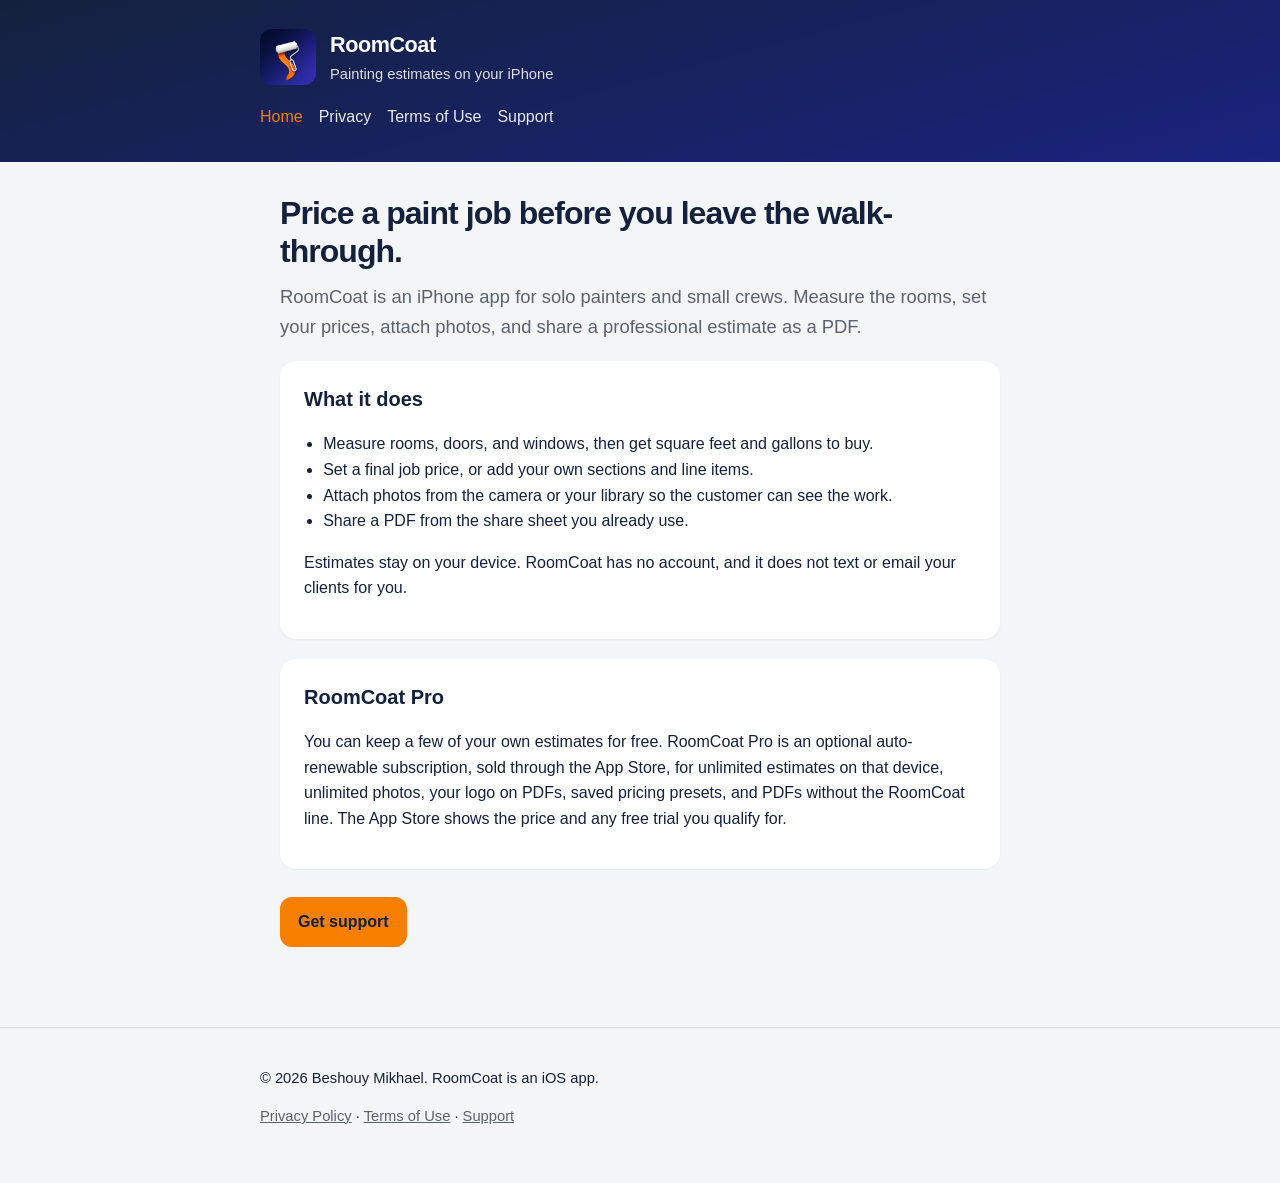
<file: index.html>
<!DOCTYPE html>
<html lang="en">
<head>
  <meta charset="utf-8">
  <meta name="viewport" content="width=device-width, initial-scale=1">
  <title>RoomCoat — Painting estimates on your iPhone</title>
  <meta name="description" content="RoomCoat helps painters price an interior repaint on iPhone. Estimates, photos, and rates stay on your device.">
  <link rel="icon" type="image/png" href="favicon.png">
  <link rel="apple-touch-icon" href="icon-192.png">
  <link rel="stylesheet" href="styles.css">
</head>
<body>
  <header>
    <div class="wrap">
      <a class="brand" href="index.html">
        <img src="icon-192.png" alt="RoomCoat app icon">
        <div>
          <strong>RoomCoat</strong>
          <span>Painting estimates on your iPhone</span>
        </div>
      </a>
      <nav>
        <a href="index.html" aria-current="page">Home</a>
        <a href="privacy.html">Privacy</a>
        <a href="terms.html">Terms of Use</a>
        <a href="support.html">Support</a>
      </nav>
    </div>
  </header>
  <main>
    <h1>Price a paint job before you leave the walk-through.</h1>
    <p class="lede">RoomCoat is an iPhone app for solo painters and small crews. Measure the rooms, set your prices, attach photos, and share a professional estimate as a PDF.</p>
    <div class="card">
      <h2 style="margin-top:0">What it does</h2>
      <ul>
        <li>Measure rooms, doors, and windows, then get square feet and gallons to buy.</li>
        <li>Set a final job price, or add your own sections and line items.</li>
        <li>Attach photos from the camera or your library so the customer can see the work.</li>
        <li>Share a PDF from the share sheet you already use.</li>
      </ul>
      <p>Estimates stay on your device. RoomCoat has no account, and it does not text or email your clients for you.</p>
    </div>
    <div class="card">
      <h2 style="margin-top:0">RoomCoat Pro</h2>
      <p>You can keep a few of your own estimates for free. RoomCoat Pro is an optional auto-renewable subscription, sold through the App Store, for unlimited estimates on that device, unlimited photos, your logo on PDFs, saved pricing presets, and PDFs without the RoomCoat line. The App Store shows the price and any free trial you qualify for.</p>
    </div>
    <p><a class="cta" href="support.html">Get support</a></p>
  </main>
  <footer>
    <div class="wrap">
      <p>© 2026 Beshouy Mikhael. RoomCoat is an iOS app.</p>
      <p><a href="privacy.html">Privacy Policy</a> · <a href="terms.html">Terms of Use</a> · <a href="support.html">Support</a></p>
    </div>
  </footer>
</body>
</html>
</file>
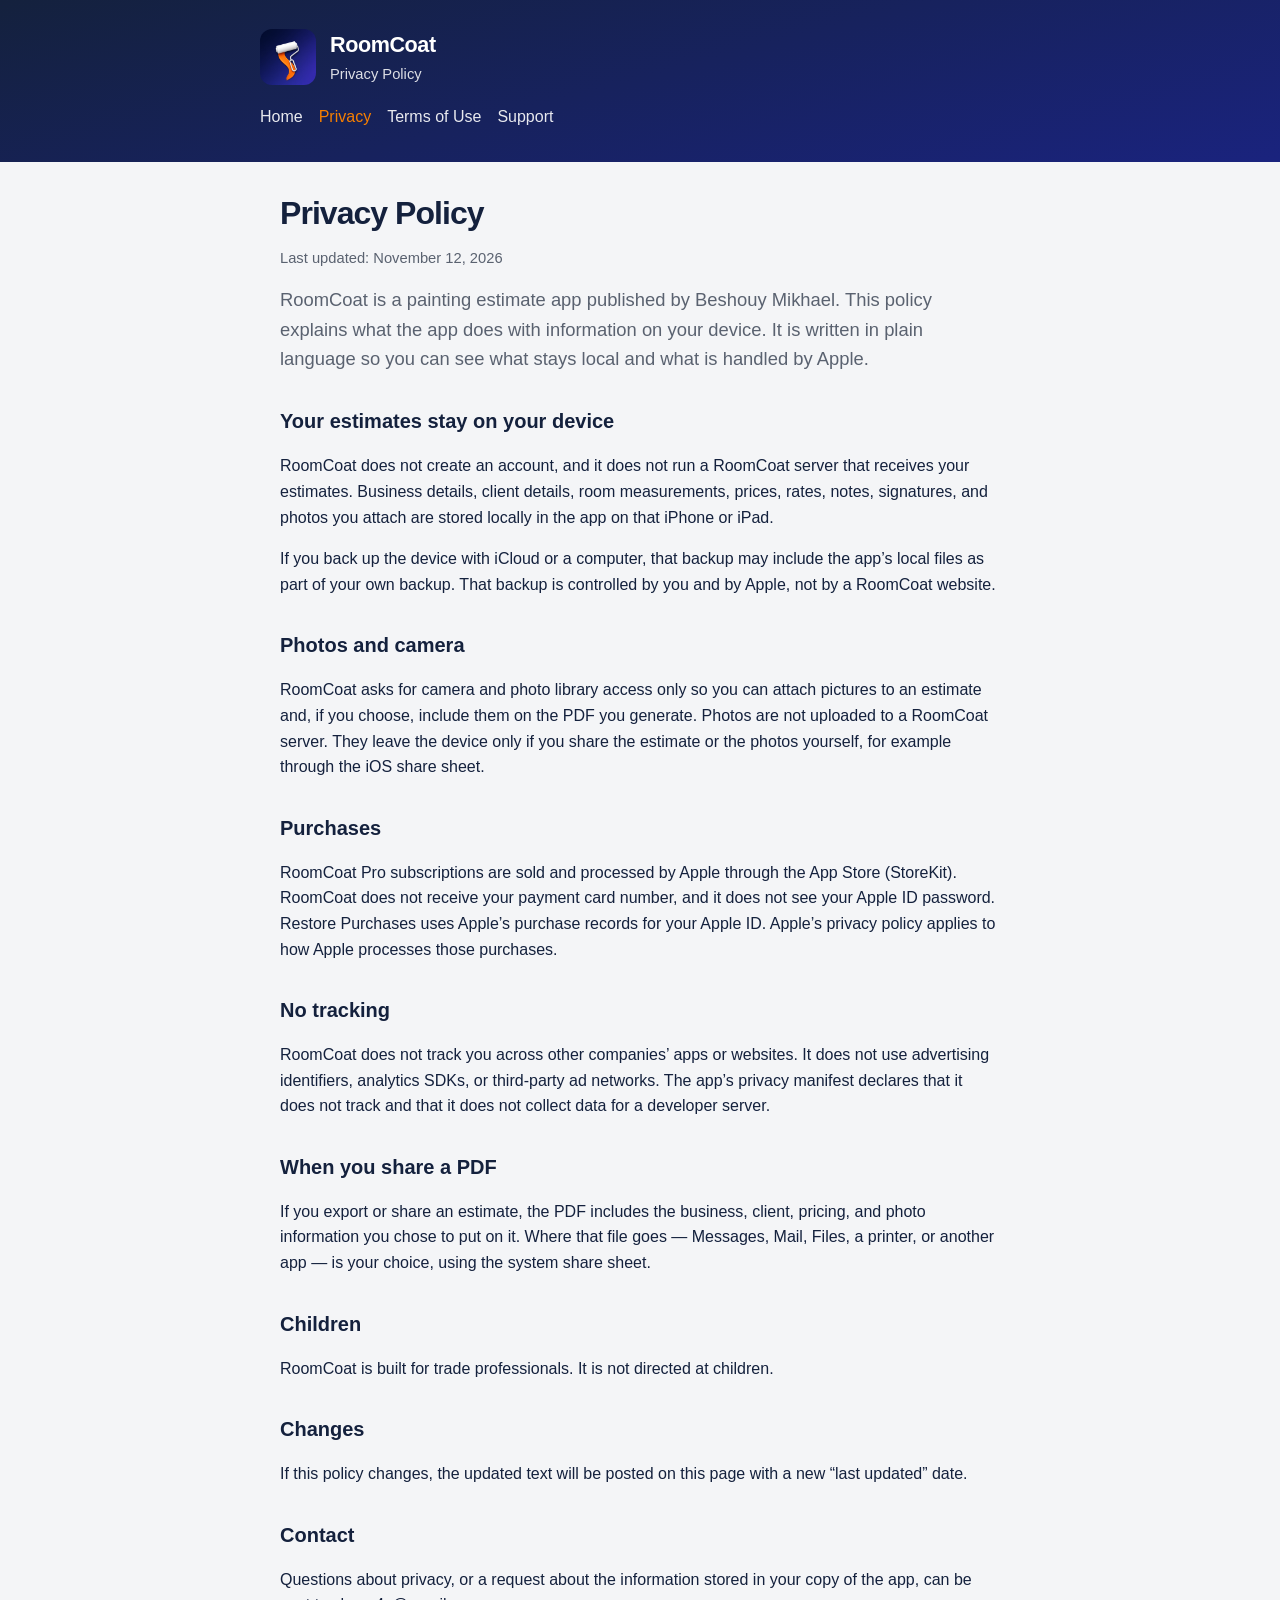
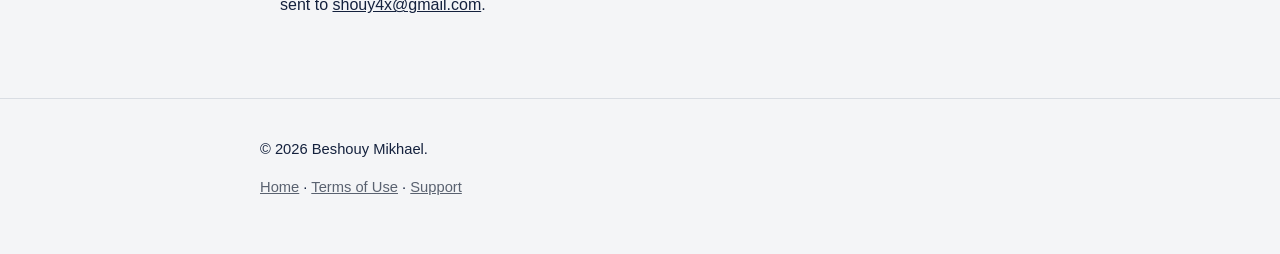
<file: privacy.html>
<!DOCTYPE html>
<html lang="en">
<head>
  <meta charset="utf-8">
  <meta name="viewport" content="width=device-width, initial-scale=1">
  <title>Privacy Policy — RoomCoat</title>
  <meta name="description" content="RoomCoat privacy policy. Estimates and photos stay on your device. No tracking. Purchases are handled by Apple.">
  <link rel="icon" type="image/png" href="favicon.png">
  <link rel="apple-touch-icon" href="icon-192.png">
  <link rel="stylesheet" href="styles.css">
</head>
<body>
  <header>
    <div class="wrap">
      <a class="brand" href="index.html">
        <img src="icon-192.png" alt="RoomCoat app icon">
        <div>
          <strong>RoomCoat</strong>
          <span>Privacy Policy</span>
        </div>
      </a>
      <nav>
        <a href="index.html">Home</a>
        <a href="privacy.html" aria-current="page">Privacy</a>
        <a href="terms.html">Terms of Use</a>
        <a href="support.html">Support</a>
      </nav>
    </div>
  </header>
  <main>
    <h1>Privacy Policy</h1>
    <p class="meta">Last updated: November 12, 2026</p>
    <p class="lede">RoomCoat is a painting estimate app published by Beshouy Mikhael. This policy explains what the app does with information on your device. It is written in plain language so you can see what stays local and what is handled by Apple.</p>

    <h2>Your estimates stay on your device</h2>
    <p>RoomCoat does not create an account, and it does not run a RoomCoat server that receives your estimates. Business details, client details, room measurements, prices, rates, notes, signatures, and photos you attach are stored locally in the app on that iPhone or iPad.</p>
    <p>If you back up the device with iCloud or a computer, that backup may include the app’s local files as part of your own backup. That backup is controlled by you and by Apple, not by a RoomCoat website.</p>

    <h2>Photos and camera</h2>
    <p>RoomCoat asks for camera and photo library access only so you can attach pictures to an estimate and, if you choose, include them on the PDF you generate. Photos are not uploaded to a RoomCoat server. They leave the device only if you share the estimate or the photos yourself, for example through the iOS share sheet.</p>

    <h2>Purchases</h2>
    <p>RoomCoat Pro subscriptions are sold and processed by Apple through the App Store (StoreKit). RoomCoat does not receive your payment card number, and it does not see your Apple ID password. Restore Purchases uses Apple’s purchase records for your Apple ID. Apple’s privacy policy applies to how Apple processes those purchases.</p>

    <h2>No tracking</h2>
    <p>RoomCoat does not track you across other companies’ apps or websites. It does not use advertising identifiers, analytics SDKs, or third-party ad networks. The app’s privacy manifest declares that it does not track and that it does not collect data for a developer server.</p>

    <h2>When you share a PDF</h2>
    <p>If you export or share an estimate, the PDF includes the business, client, pricing, and photo information you chose to put on it. Where that file goes — Messages, Mail, Files, a printer, or another app — is your choice, using the system share sheet.</p>

    <h2>Children</h2>
    <p>RoomCoat is built for trade professionals. It is not directed at children.</p>

    <h2>Changes</h2>
    <p>If this policy changes, the updated text will be posted on this page with a new “last updated” date.</p>

    <h2>Contact</h2>
    <p>Questions about privacy, or a request about the information stored in your copy of the app, can be sent to <a href="mailto:shouy4x@gmail.com">shouy4x@gmail.com</a>.</p>
  </main>
  <footer>
    <div class="wrap">
      <p>© 2026 Beshouy Mikhael.</p>
      <p><a href="index.html">Home</a> · <a href="terms.html">Terms of Use</a> · <a href="support.html">Support</a></p>
    </div>
  </footer>
</body>
</html>
</file>
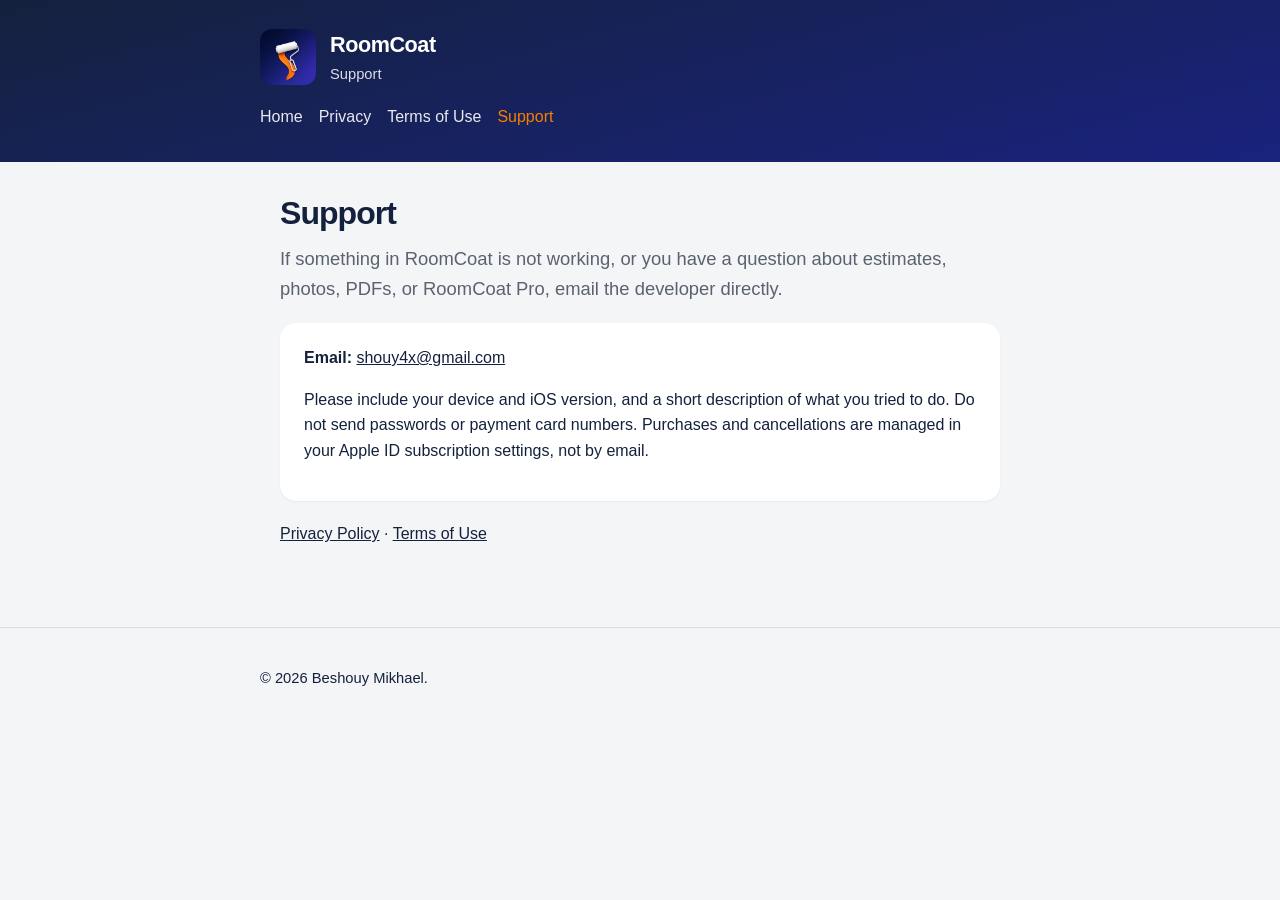
<file: support.html>
<!DOCTYPE html>
<html lang="en">
<head>
  <meta charset="utf-8">
  <meta name="viewport" content="width=device-width, initial-scale=1">
  <title>Support — RoomCoat</title>
  <meta name="description" content="Get help with RoomCoat. Email shouy4x@gmail.com.">
  <link rel="icon" type="image/png" href="favicon.png">
  <link rel="apple-touch-icon" href="icon-192.png">
  <link rel="stylesheet" href="styles.css">
</head>
<body>
  <header>
    <div class="wrap">
      <a class="brand" href="index.html">
        <img src="icon-192.png" alt="RoomCoat app icon">
        <div>
          <strong>RoomCoat</strong>
          <span>Support</span>
        </div>
      </a>
      <nav>
        <a href="index.html">Home</a>
        <a href="privacy.html">Privacy</a>
        <a href="terms.html">Terms of Use</a>
        <a href="support.html" aria-current="page">Support</a>
      </nav>
    </div>
  </header>
  <main>
    <h1>Support</h1>
    <p class="lede">If something in RoomCoat is not working, or you have a question about estimates, photos, PDFs, or RoomCoat Pro, email the developer directly.</p>
    <div class="card">
      <p style="margin:0"><strong>Email:</strong> <a href="mailto:shouy4x@gmail.com">shouy4x@gmail.com</a></p>
      <p>Please include your device and iOS version, and a short description of what you tried to do. Do not send passwords or payment card numbers. Purchases and cancellations are managed in your Apple ID subscription settings, not by email.</p>
    </div>
    <p><a href="privacy.html">Privacy Policy</a> · <a href="terms.html">Terms of Use</a></p>
  </main>
  <footer>
    <div class="wrap">
      <p>© 2026 Beshouy Mikhael.</p>
    </div>
  </footer>
</body>
</html>
</file>
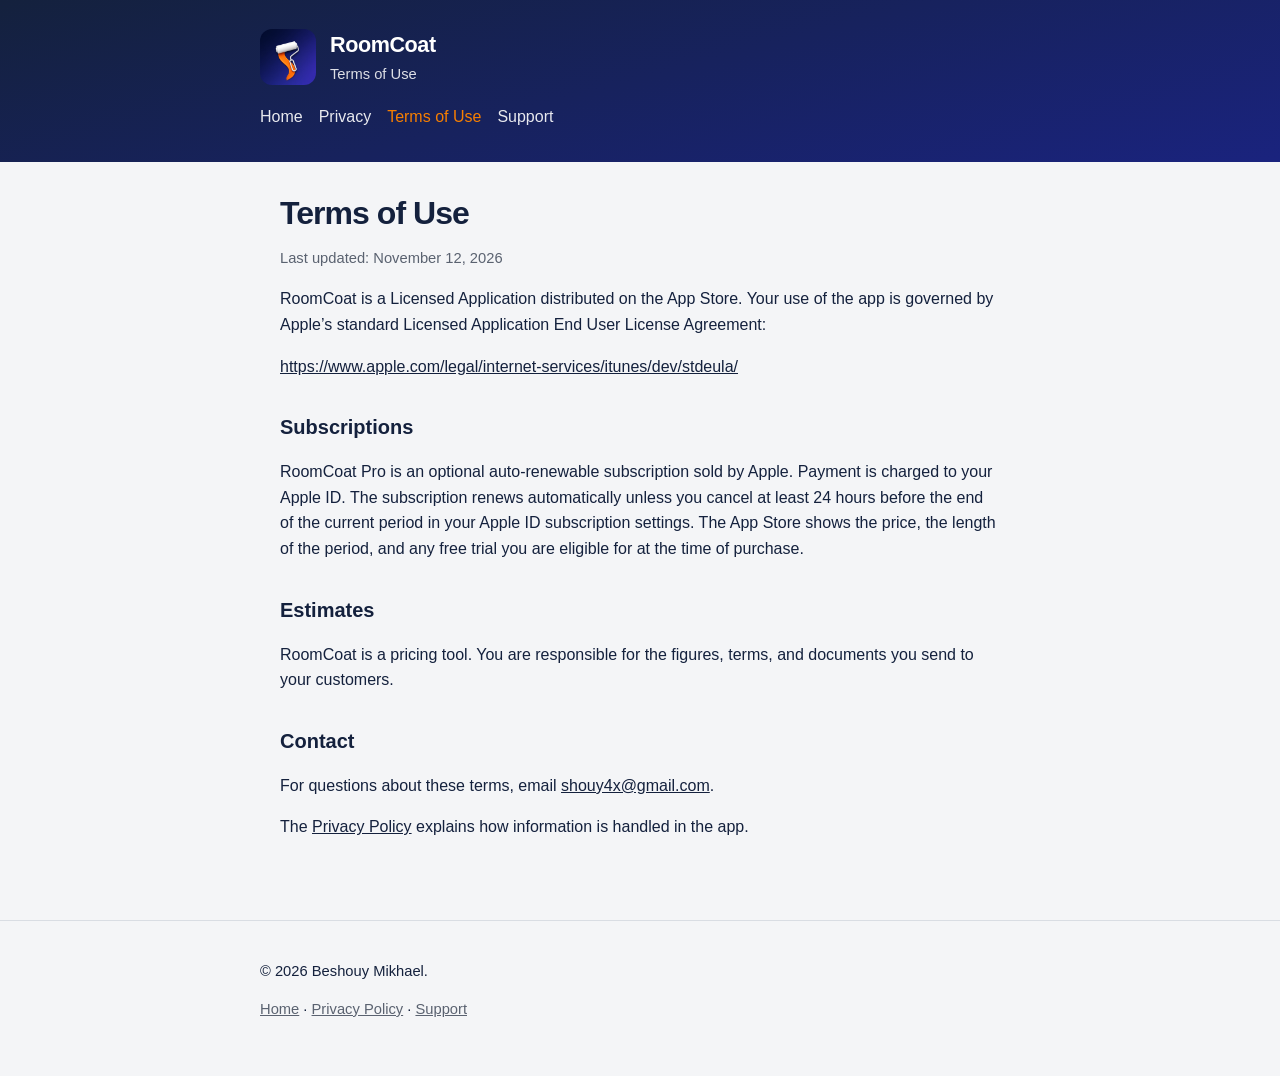
<file: terms.html>
<!DOCTYPE html>
<html lang="en">
<head>
  <meta charset="utf-8">
  <meta name="viewport" content="width=device-width, initial-scale=1">
  <title>Terms of Use — RoomCoat</title>
  <meta name="description" content="RoomCoat is licensed under Apple’s standard Licensed Application End User License Agreement.">
  <link rel="icon" type="image/png" href="favicon.png">
  <link rel="apple-touch-icon" href="icon-192.png">
  <link rel="stylesheet" href="styles.css">
</head>
<body>
  <header>
    <div class="wrap">
      <a class="brand" href="index.html">
        <img src="icon-192.png" alt="RoomCoat app icon">
        <div>
          <strong>RoomCoat</strong>
          <span>Terms of Use</span>
        </div>
      </a>
      <nav>
        <a href="index.html">Home</a>
        <a href="privacy.html">Privacy</a>
        <a href="terms.html" aria-current="page">Terms of Use</a>
        <a href="support.html">Support</a>
      </nav>
    </div>
  </header>
  <main>
    <h1>Terms of Use</h1>
    <p class="meta">Last updated: November 12, 2026</p>
    <p>RoomCoat is a Licensed Application distributed on the App Store. Your use of the app is governed by Apple’s standard Licensed Application End User License Agreement:</p>
    <p><a href="https://www.apple.com/legal/internet-services/itunes/dev/stdeula/">https://www.apple.com/legal/internet-services/itunes/dev/stdeula/</a></p>
    <h2>Subscriptions</h2>
    <p>RoomCoat Pro is an optional auto-renewable subscription sold by Apple. Payment is charged to your Apple ID. The subscription renews automatically unless you cancel at least 24 hours before the end of the current period in your Apple ID subscription settings. The App Store shows the price, the length of the period, and any free trial you are eligible for at the time of purchase.</p>
    <h2>Estimates</h2>
    <p>RoomCoat is a pricing tool. You are responsible for the figures, terms, and documents you send to your customers.</p>
    <h2>Contact</h2>
    <p>For questions about these terms, email <a href="mailto:shouy4x@gmail.com">shouy4x@gmail.com</a>.</p>
    <p>The <a href="privacy.html">Privacy Policy</a> explains how information is handled in the app.</p>
  </main>
  <footer>
    <div class="wrap">
      <p>© 2026 Beshouy Mikhael.</p>
      <p><a href="index.html">Home</a> · <a href="privacy.html">Privacy Policy</a> · <a href="support.html">Support</a></p>
    </div>
  </footer>
</body>
</html>
</file>
<file: styles.css>
:root {
  --navy: #14213d;
  --indigo: #1b1f4b;
  --orange: #f77f00;
  --paper: #f4f5f7;
  --card: #ffffff;
  --ink: #14213d;
  --muted: #5a6270;
  --rule: #d9dde3;
}
* { box-sizing: border-box; }
html, body { margin: 0; padding: 0; }
body {
  font-family: -apple-system, BlinkMacSystemFont, "Segoe UI", Roboto, Helvetica, Arial, sans-serif;
  color: var(--ink);
  background: var(--paper);
  line-height: 1.6;
}
a { color: var(--navy); }
a:hover { color: var(--orange); }
header {
  background: linear-gradient(165deg, #14213d 0%, #1a237e 100%);
  color: #fff;
  padding: 28px 20px 32px;
}
header .wrap, main, footer .wrap { max-width: 760px; margin: 0 auto; }
.brand {
  display: flex;
  align-items: center;
  gap: 14px;
  text-decoration: none;
  color: #fff;
}
.brand img {
  width: 56px;
  height: 56px;
  border-radius: 12px;
  display: block;
}
.brand strong { font-size: 1.35rem; letter-spacing: -0.02em; }
.brand span { display: block; font-size: 0.92rem; opacity: 0.85; font-weight: 400; }
nav { margin-top: 18px; display: flex; flex-wrap: wrap; gap: 8px 16px; }
nav a { color: #fff; text-decoration: none; font-weight: 500; opacity: 0.9; }
nav a:hover, nav a[aria-current="page"] { color: var(--orange); opacity: 1; }
main { padding: 32px 20px 64px; }
h1 { font-size: 2rem; line-height: 1.2; margin: 0 0 12px; letter-spacing: -0.03em; }
h2 { font-size: 1.25rem; margin: 2rem 0 0.6rem; }
p, li { color: var(--ink); }
.lede { font-size: 1.15rem; color: var(--muted); margin-top: 0; }
.card {
  background: var(--card);
  border-radius: 16px;
  padding: 22px 24px;
  margin: 20px 0;
  box-shadow: 0 1px 2px rgba(20, 33, 61, 0.06);
}
.cta {
  display: inline-block;
  background: var(--orange);
  color: #14213d;
  font-weight: 650;
  text-decoration: none;
  padding: 12px 18px;
  border-radius: 12px;
  margin-top: 8px;
}
.cta:hover { color: #14213d; filter: brightness(1.05); }
footer {
  border-top: 1px solid var(--rule);
  padding: 24px 20px 40px;
  color: var(--muted);
  font-size: 0.92rem;
}
footer a { color: var(--muted); }
.meta { color: var(--muted); font-size: 0.92rem; }
ul { padding-left: 1.2rem; }
</file>
